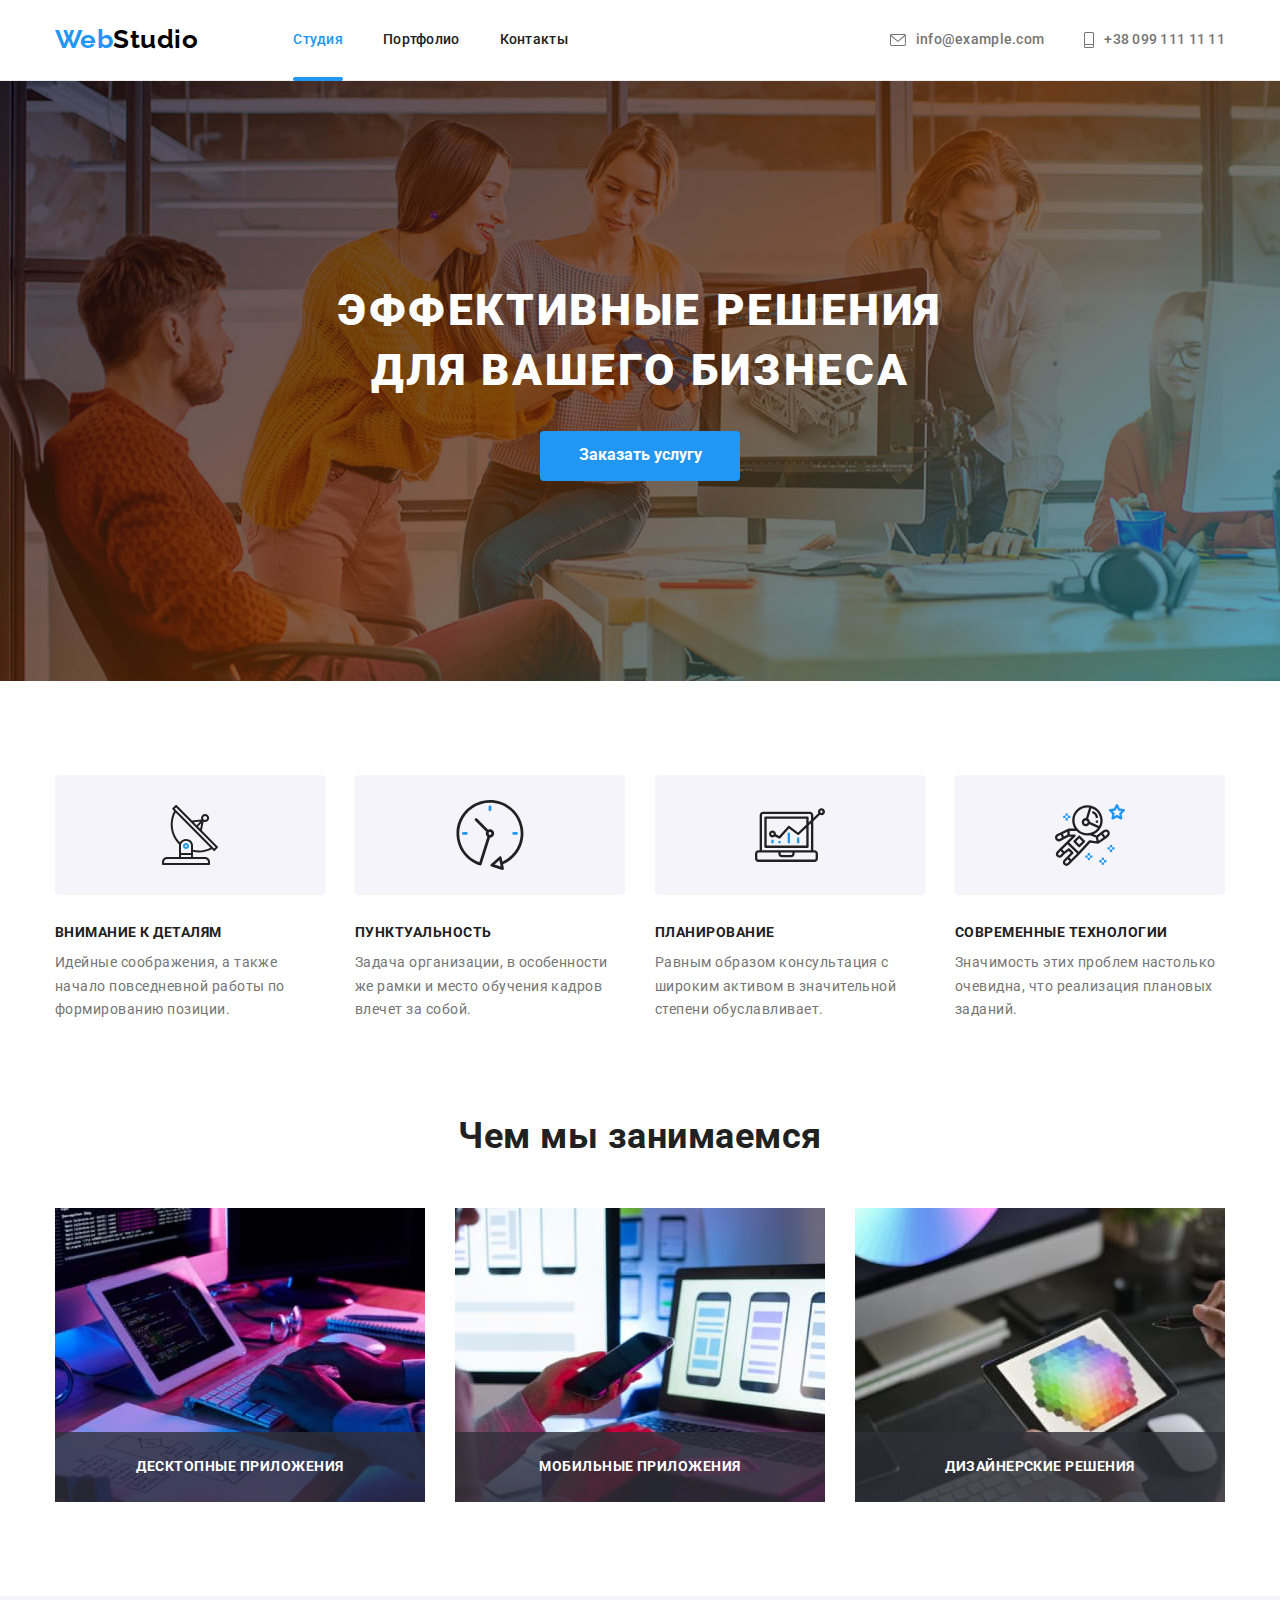
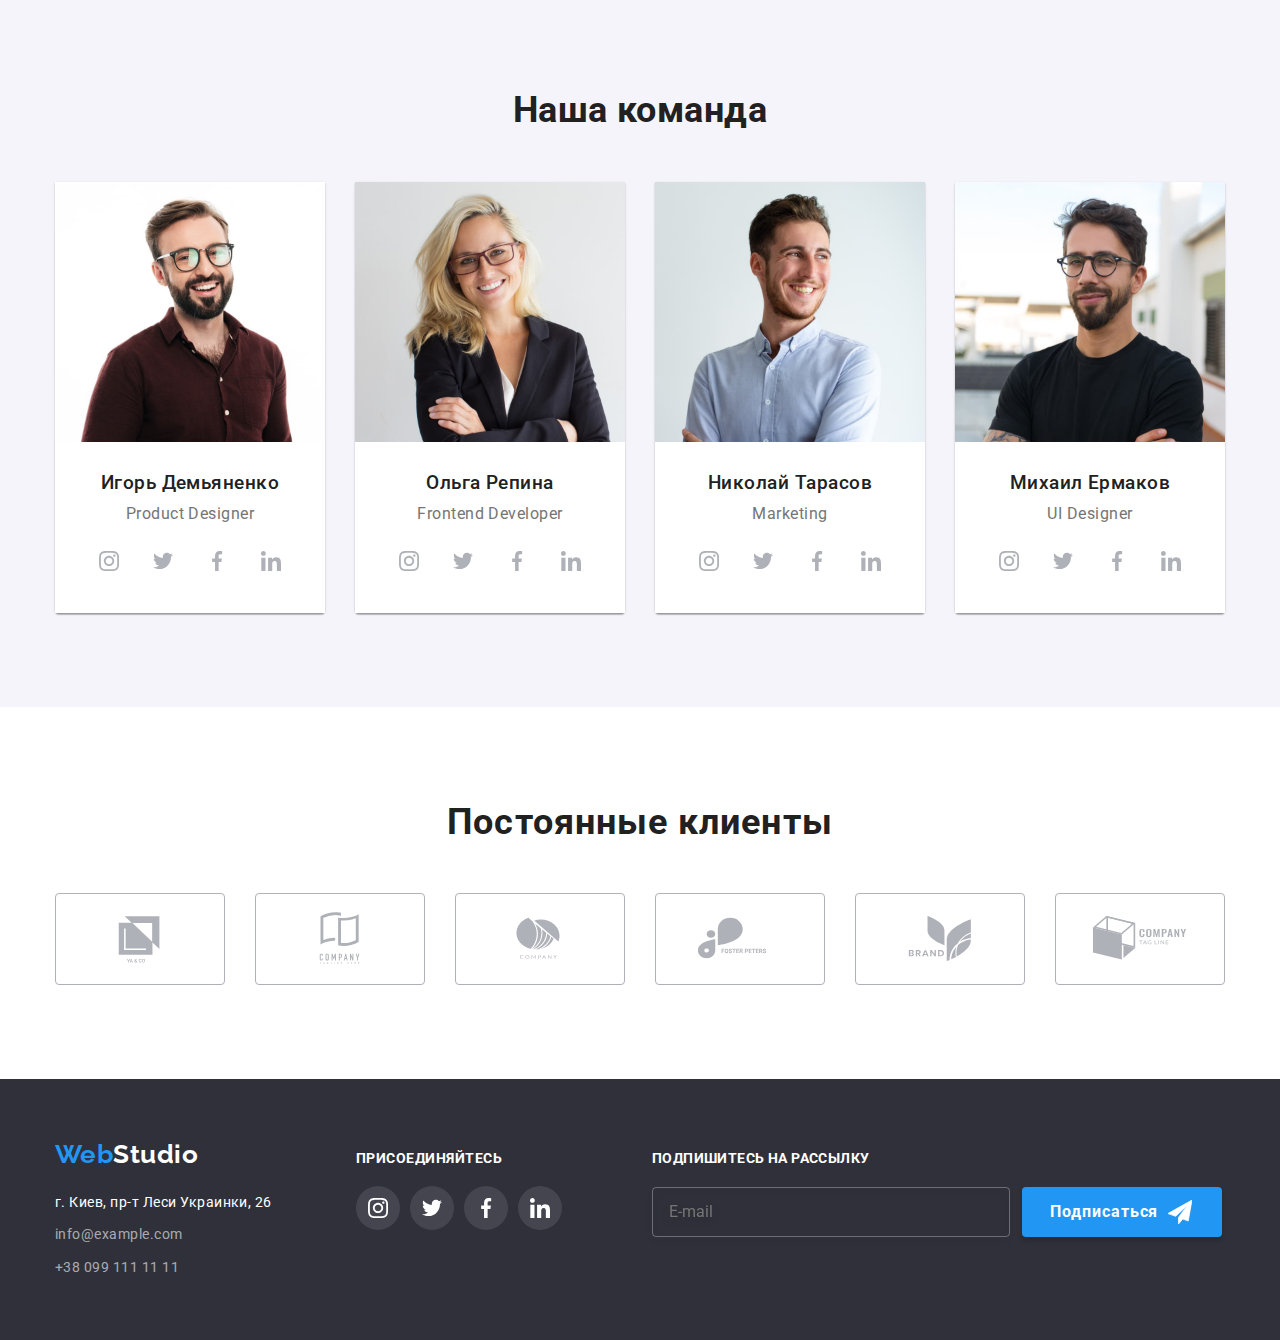
<file: index.html>
<!DOCTYPE html>
<html lang="ru">
  <head>
    <meta charset="UTF-8" />
    <meta http-equiv="X-UA-Compatible" content="IE=edge" />
    <meta name="viewport" content="width=device-width, initial-scale=1.0" />
    <title>Document</title>
    <link rel="preconnect" href="https://fonts.googleapis.com" />
    <link rel="preconnect" href="https://fonts.gstatic.com" crossorigin />
    <link
      href="https://fonts.googleapis.com/css2?family=Raleway:wght@700&family=Roboto:wght@400;500;700&display=swap"
      rel="stylesheet"
    />
    <link rel="stylesheet" href="https://cdnjs.cloudflare.com/ajax/libs/modern-normalize/1.1.0/modern-normalize.css" />
    <link rel="stylesheet" href="./styles/style.css" />
  </head>
  <body>
    <header class="header">
      <div class="container header-container">
        <a href="./index.html" class="header-logo link">Web<span class="style-logo">Studio</span></a>
        <nav>
          <ul class="header-list list">
            <li class="header-item"><a href="#" class="header-link link current">Студия</a></li>
            <li class="header-item"><a href="./portfolio.html" class="header-link link">Портфолио</a></li>
            <li class="header-item"><a href="#" class="header-link link">Контакты</a></li>
          </ul>
        </nav>

        <ul class="header-contakts-list list">
          <li class="header-contakts-item">
            <a href="mailto:info@example.com" class="header-contakts-link link">
              <svg class="header-envelop" width="16" height="12">
                <use href="./images/symbol-defs.svg#icon-envelope"></use>
              </svg>
              info@example.com
            </a>
          </li>
          <li class="header-contakts-item">
            <a href="#" class="header-contakts-link link">
              <svg class="header-envelop" width="10" height="16">
                <use href="./images/symbol-defs.svg#icon-Vectorphone"></use>
              </svg>
              +38 099 111 11 11
            </a>
          </li>
        </ul>
      </div>
    </header>
    <main>
      <section class="main-title-box">
        <div class="container">
          <h1 class="home-page-title">Эффективные решения для вашего бизнеса</h1>
          <button type="button" class="btn" data-modal-open>Заказать услугу</button>
        </div>
      </section>
      <section class="main-section-text">
        <div class="container">
          <h2 class="visually-hidden">наши преимущества</h2>
          <ul class="list list-position">
            <li class="item-position">
              <div class="main-icon">
                <svg class="item-position-img" width="60" height="60">
                  <use href="./images/symbol-defs.svg#icon-antenna-1"></use>
                </svg>
              </div>
              <h3 class="main-heading">Внимание к деталям</h3>
              <p class="main-paragraph">
                Идейные соображения, а также начало повседневной работы по формированию позиции.
              </p>
            </li>
            <li class="item-position">
              <div class="main-icon">
                <svg class="item-position-img" width="70" height="70">
                  <use href="./images/symbol-defs.svg#icon-clock-1"></use>
                </svg>
              </div>
              <h3 class="main-heading">Пунктуальность</h3>
              <p class="main-paragraph">
                Задача организации, в особенности же рамки и место обучения кадров влечет за собой.
              </p>
            </li>
            <li class="item-position">
              <div class="main-icon">
                <svg class="item-position-img" width="70" height="70">
                  <use href="./images/symbol-defs.svg#icon-diagram-1"></use>
                </svg>
              </div>
              <h3 class="main-heading">Планирование</h3>
              <p class="main-paragraph">
                Равным образом консультация с широким активом в значительной степени обуславливает.
              </p>
            </li>
            <li class="item-position">
              <div class="main-icon">
                <svg class="item-position-img" width="70" height="70">
                  <use href="./images/symbol-defs.svg#icon-astronaut-1"></use>
                </svg>
              </div>
              <h3 class="main-heading">Современные технологии</h3>
              <p class="main-paragraph">Значимость этих проблем настолько очевидна, что реализация плановых заданий.</p>
            </li>
          </ul>
        </div>
      </section>
      <section class="main-section-image">
        <div class="container">
          <h2 class="main-photo-heading">Чем мы занимаемся</h2>
          <ul class="list photo-container">
            <li class="item-photo-container">
              <img src="./images/plan.jpg" class="ttt" alt="план создания приложения" width="370" />
              <span class="main-description-image">Десктопные приложения</span>
            </li>
            <li class="item-photo-container">
              <img src="./images/test.jpg" alt="тестирование модели приложения на мобильном интерфейсе" width="370" />
              <p class="main-description-image">Мобильные приложения</p>
            </li>
            <li class="item-photo-container">
              <img src="./images/mosaik.jpg" alt="демонстрация приложения на различных устройствах" width="370" />
              <p class="main-description-image">Дизайнерские решения</p>
            </li>
          </ul>
        </div>
      </section>
      <section class="our-team">
        <div class="container">
          <h2 class="our-team-heading">Наша команда</h2>
          <ul class="list our-team-list">
            <li class="our-team-item">
              <img src="./images/Igor.jpg" alt="Фото продуктового дизайнера" width="270" />
              <div class="name-card">
                <h3 class="our-team-name">Игорь Демьяненко</h3>
                <p class="our-team-profession">Product Designer</p>
                <ul class="social-list list">
                  <li class="social-item">
                    <a href="#" class="social-link link">
                      <svg class="social-icon">
                        <use href="./images/symbol-defs.svg#icon-instagram-1"></use>
                      </svg>
                    </a>
                  </li>
                  <li class="social-item">
                    <a href="#" class="social-link link">
                      <svg class="social-icon">
                        <use href="./images/symbol-defs.svg#icon-twitter-1"></use>
                      </svg>
                    </a>
                  </li>
                  <li class="social-item">
                    <a href="#" class="social-link link">
                      <svg class="social-icon">
                        <use href="./images/symbol-defs.svg#icon-facebook-1"></use>
                      </svg>
                    </a>
                  </li>
                  <li class="social-item">
                    <a href="#" class="social-link link">
                      <svg class="social-icon">
                        <use href="./images/symbol-defs.svg#icon-linkedin-1"></use>
                      </svg>
                    </a>
                  </li>
                </ul>
              </div>
            </li>
            <li class="our-team-item">
              <img src="./images/Olia.jpg" alt="Фото фронт-енд разработчика" width="270" />
              <div class="name-card">
                <h3 class="our-team-name">Ольга Репина</h3>
                <p class="our-team-profession">Frontend Developer</p>
                <ul class="social-list list">
                  <li class="social-item">
                    <a href="#" class="social-link link">
                      <svg class="social-icon">
                        <use href="./images/symbol-defs.svg#icon-instagram-1"></use>
                      </svg>
                    </a>
                  </li>
                  <li class="social-item">
                    <a href="#" class="social-link link">
                      <svg class="social-icon">
                        <use href="./images/symbol-defs.svg#icon-twitter-1"></use>
                      </svg>
                    </a>
                  </li>
                  <li class="social-item">
                    <a href="#" class="social-link link">
                      <svg class="social-icon">
                        <use href="./images/symbol-defs.svg#icon-facebook-1"></use>
                      </svg>
                    </a>
                  </li>
                  <li class="social-item">
                    <a href="#" class="social-link link">
                      <svg class="social-icon">
                        <use href="./images/symbol-defs.svg#icon-linkedin-1"></use>
                      </svg>
                    </a>
                  </li>
                </ul>
              </div>
            </li>
            <li class="our-team-item">
              <img src="./images/Kolia.jpg" alt="Фото маркетолога" width="270" />
              <div class="name-card">
                <h3 class="our-team-name">Николай Тарасов</h3>
                <p class="our-team-profession">Marketing</p>
                <ul class="social-list list">
                  <li class="social-item">
                    <a href="#" class="social-link link">
                      <svg class="social-icon">
                        <use href="./images/symbol-defs.svg#icon-instagram-1"></use>
                      </svg>
                    </a>
                  </li>
                  <li class="social-item">
                    <a href="#" class="social-link link">
                      <svg class="social-icon">
                        <use href="./images/symbol-defs.svg#icon-twitter-1"></use>
                      </svg>
                    </a>
                  </li>
                  <li class="social-item">
                    <a href="#" class="social-link link">
                      <svg class="social-icon">
                        <use href="./images/symbol-defs.svg#icon-facebook-1"></use>
                      </svg>
                    </a>
                  </li>
                  <li class="social-item">
                    <a href="#" class="social-link link">
                      <svg class="social-icon">
                        <use href="./images/symbol-defs.svg#icon-linkedin-1"></use>
                      </svg>
                    </a>
                  </li>
                </ul>
              </div>
            </li>
            <li class="our-team-item">
              <img src="./images/Misha.jpg" alt="Фото дизайнера UI" width="270" />
              <div class="name-card">
                <h3 class="our-team-name">Михаил Ермаков</h3>
                <p class="our-team-profession">UI Designer</p>
                <ul class="social-list list">
                  <li class="social-item">
                    <a href="#" class="social-link link">
                      <svg class="social-icon">
                        <use href="./images/symbol-defs.svg#icon-instagram-1"></use>
                      </svg>
                    </a>
                  </li>
                  <li class="social-item">
                    <a href="#" class="social-link link">
                      <svg class="social-icon">
                        <use href="./images/symbol-defs.svg#icon-twitter-1"></use>
                      </svg>
                    </a>
                  </li>
                  <li class="social-item">
                    <a href="#" class="social-link link">
                      <svg class="social-icon">
                        <use href="./images/symbol-defs.svg#icon-facebook-1"></use>
                      </svg>
                    </a>
                  </li>
                  <li class="social-item">
                    <a href="#" class="social-link link">
                      <svg class="social-icon">
                        <use href="./images/symbol-defs.svg#icon-linkedin-1"></use>
                      </svg>
                    </a>
                  </li>
                </ul>
              </div>
            </li>
          </ul>
        </div>
      </section>
      <section class="main-clients">
        <div class="container">
          <h2 class="clients-head">Постоянные клиенты</h2>
          <ul class="clients-list list">
            <li class="clients-item">
              <a href="#" class="clients-link"
                ><svg class="clients-icon">
                  <use href="./images/symbol-defs.svg#icon-Logo1"></use>
                </svg>
              </a>
            </li>
            <li class="clients-item">
              <a href="#" class="clients-link"
                ><svg class="clients-icon">
                  <use href="./images/symbol-defs.svg#icon-Logo2"></use>
                </svg>
              </a>
            </li>
            <li class="clients-item">
              <a href="#" class="clients-link"
                ><svg class="clients-icon">
                  <use href="./images/symbol-defs.svg#icon-Logo3"></use>
                </svg>
              </a>
            </li>
            <li class="clients-item">
              <a href="#" class="clients-link"
                ><svg class="clients-icon">
                  <use href="./images/symbol-defs.svg#icon-Logo4"></use>
                </svg>
              </a>
            </li>
            <li class="clients-item">
              <a href="#" class="clients-link"
                ><svg class="clients-icon">
                  <use href="./images/symbol-defs.svg#icon-Logo5"></use>
                </svg>
              </a>
            </li>
            <li class="clients-item">
              <a href="#" class="clients-link"
                ><svg class="clients-icon">
                  <use href="./images/symbol-defs.svg#icon-Logo6"></use>
                </svg>
              </a>
            </li>
          </ul>
        </div>
      </section>
    </main>
    <footer class="footer">
      <div class="container footer-container">
        <div class="vrap">
          <a href="./index.html" class="footer-logo link">Web<span class="style-logo-footer">Studio</span></a>
          <address class="footer-adress-hero">
            <p class="footer-address">г. Киев, пр-т Леси Украинки, 26</p>
            <ul class="list footer-list">
              <li class="item-contakts-link">
                <a href="mailto:info@example.com" class="footer-contakts-link link">info@example.com</a>
              </li>
              <li class="item-contakts-link">
                <a href="#" class="footer-contakts-link link">+38 099 111 11 11</a>
              </li>
            </ul>
          </address>
        </div>
        <div class="footer-social">
          <p class="footer-social-heading">присоединяйтесь</p>
          <ul class="footer-social-list list">
            <li class="footer-social-item">
              <a href="#" class="footer-social-link">
                <svg class="footer-social-icon">
                  <use href="./images/symbol-defs.svg#icon-instagram-1"></use>
                </svg>
              </a>
            </li>
            <li class="footer-social-item">
              <a href="#" class="footer-social-link">
                <svg class="footer-social-icon">
                  <use href="./images/symbol-defs.svg#icon-twitter-1"></use>
                </svg>
              </a>
            </li>
            <li class="footer-social-item">
              <a href="#" class="footer-social-link">
                <svg class="footer-social-icon">
                  <use href="./images/symbol-defs.svg#icon-facebook-1"></use>
                </svg>
              </a>
            </li>
            <li class="footer-social-item">
              <a href="#" class="footer-social-link">
                <svg class="footer-social-icon">
                  <use href="./images/symbol-defs.svg#icon-linkedin-1"></use>
                </svg>
              </a>
            </li>
          </ul>
        </div>
        <div class="footer-mail-box">
          <p class="mail-box-heading">Подпишитесь на рассылку</p>
          <form class="form-online">
            <input class="online-input" type="email" name="user-mail" id="user-mail" placeholder="E-mail" />
            <button type="submit" class="hero-button online-btn">
              Подписаться
              <svg class="online-btn-icon" width="24" height="24">
                <use href="./images/symbol-defs.svg#icon-send"></use>
              </svg>
            </button>
          </form>
        </div>
      </div>
    </footer>
    <div class="modal-bg is-hidden" data-modal>
      <div class="modal-window">
        <button type="button" class="clouse-icon" data-modal-close>
          <svg class="close" width="18" height="18">
            <use href="./images/symbol-defs.svg#icon-close-black"></use>
          </svg>
        </button>
        <form class="modal-form">
          <p class="modal-form-heading">Оставьте свои данные, мы вам перезвоним</p>

          <label class="modal-form-section">
            <span class="name">Имя</span>
            <span class="input-wrap">
              <input class="formput" type="text" name="name" />
              <svg class="input-img" width="12" height="12">
                <use href="./images/symbol-defs.svg#icon-name-vector"></use>
              </svg>
            </span>
          </label>

          <label class="modal-form-section">
            <span class="name">Телефон</span>
            <span class="input-wrap">
              <input class="formput" type="tel" name="phone" />
              <svg class="input-img" width="13" height="13">
                <use href="./images/symbol-defs.svg#icon-phone-vector"></use>
              </svg>
            </span>
          </label>

          <label class="modal-form-section">
            <span class="name">Почта</span>
            <span class="input-wrap">
              <input class="formput" type="email" name="email" />
              <svg class="input-img" width="15" height="12">
                <use href="./images/symbol-defs.svg#icon-mail-vector"></use>
              </svg>
            </span>
          </label>

          <label class="modal-form-section textarea-label">
            <span class="name">Комментарий</span>
            <textarea name="feedback" class="formput holder-text-style" rows="5" placeholder="Введите текст"></textarea>
          </label>
          <label for="checkbox" class="form-checkbox-label">
            <input type="checkbox" name="checkbox" id="checkbox" class="form-checkbox visually-hidden" />
            <span class="checkbox">
              <svg width="16" height="16">
                <use href="./images/symbol-defs.svg#icon-Vector" class=""></use>
              </svg>
            </span>
            Соглашаюсь с рассылкой и принимаю <a href="" class="form-link">Условия договора</a>
          </label>

          <button class="btn form-btn" type="submit">Отправить</button>
        </form>
      </div>
    </div>
    <script src="./js/modal.js"></script>
  </body>
</html>
</file>
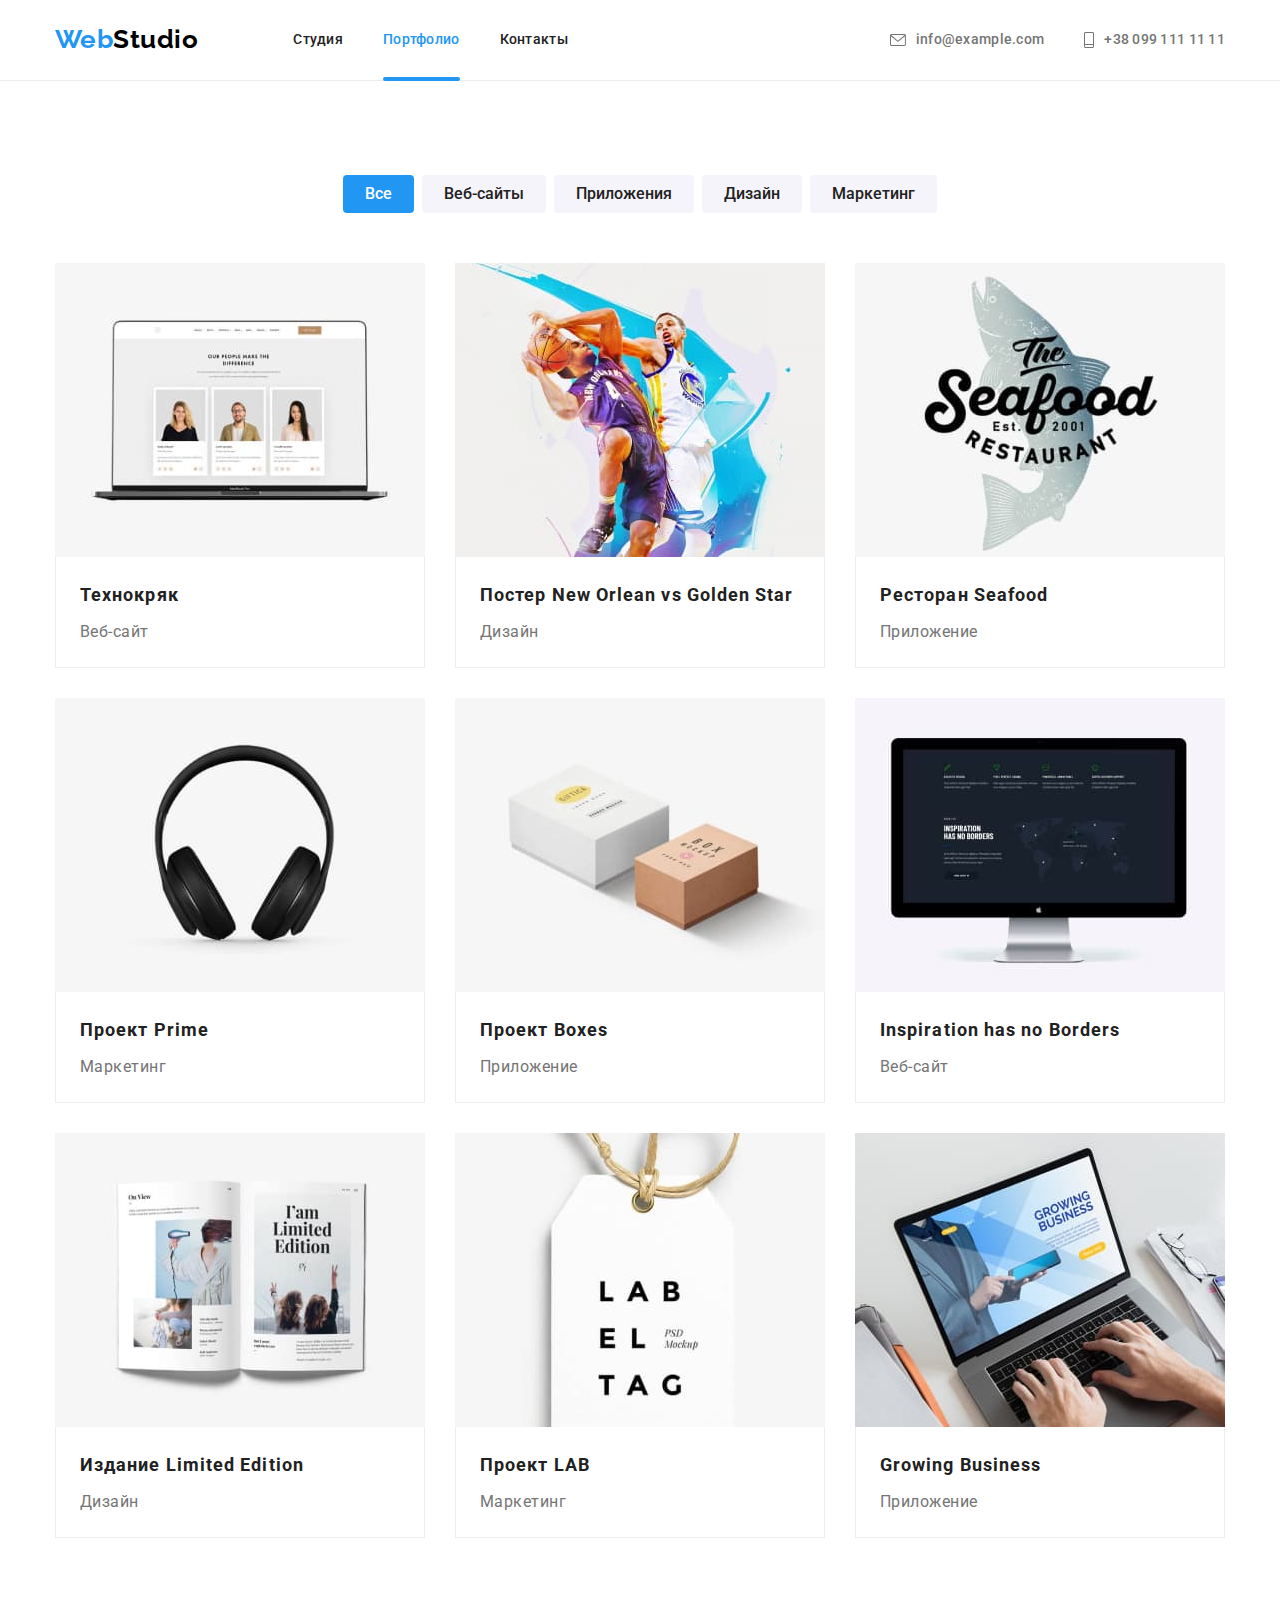
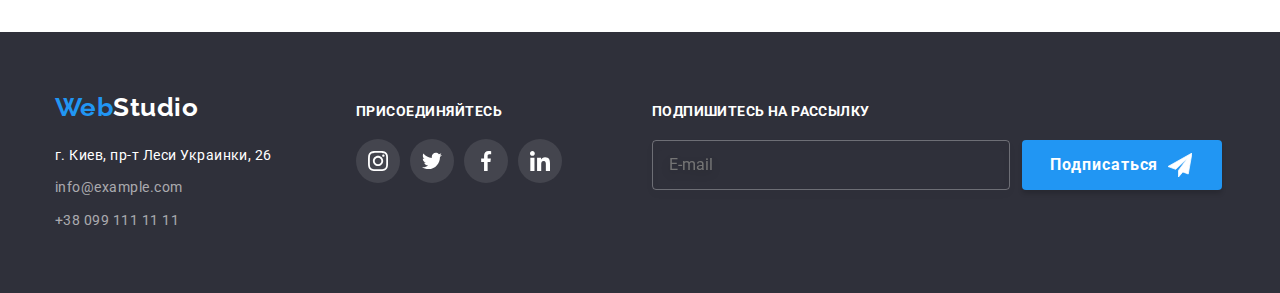
<file: portfolio.html>
<!DOCTYPE html>
<html lang="ru">
  <head>
    <meta charset="UTF-8" />
    <meta http-equiv="X-UA-Compatible" content="IE=edge" />
    <meta name="viewport" content="width=device-width, initial-scale=1.0" />
    <title>Document</title>
    <link rel="preconnect" href="https://fonts.googleapis.com" />
    <link rel="preconnect" href="https://fonts.gstatic.com" crossorigin />
    <link
      href="https://fonts.googleapis.com/css2?family=Raleway:wght@700&family=Roboto:wght@400;500;700&display=swap"
      rel="stylesheet"
    />
    <link rel="stylesheet" href="https://cdnjs.cloudflare.com/ajax/libs/modern-normalize/1.1.0/modern-normalize.css" />

    <link rel="stylesheet" href="./styles/style.css" />
  </head>

  <body>
    <header class="header">
      <div class="container header-container">
        <a href="./index.html" class="header-logo link">Web<span class="style-logo">Studio</span></a>
        <nav>
          <ul class="header-list list">
            <li class="header-item"><a href="./index.html" class="header-link link">Студия</a></li>
            <li class="header-item"><a href="#" class="header-link link current">Портфолио</a></li>
            <li class="header-item"><a href="#" class="header-link link">Контакты</a></li>
          </ul>
        </nav>
        <ul class="header-contakts-list list">
          <li class="header-contakts-item">
            <a href="mailto:info@example.com" class="header-contakts-link link">
              <svg class="header-envelop" width="16" height="12">
                <use href="./images/symbol-defs.svg#icon-envelope"></use>
              </svg>
              info@example.com
            </a>
          </li>
          <li class="header-contakts-item">
            <a href="#" class="header-contakts-link link">
              <svg class="header-envelop" width="10" height="16">
                <use href="./images/symbol-defs.svg#icon-Vectorphone"></use>
              </svg>
              +38 099 111 11 11
            </a>
          </li>
        </ul>
      </div>
    </header>
    <main>
      <section class="section">
        <div class="container">
          <h1 class="visually-hidden">Портфолио</h1>
          <ul class="list button-container">
            <li class="list-item-container"><button type="button" class="filter btn-active">Все</button></li>
            <li class="list-item-container"><button type="button" class="filter">Веб-сайты</button></li>
            <li class="list-item-container"><button type="button" class="filter">Приложения</button></li>
            <li class="list-item-container"><button type="button" class="filter">Дизайн</button></li>
            <li class="list-item-container"><button type="button" class="filter">Маркетинг</button></li>
          </ul>

          <ul class="list hero-container">
            <li class="hero-container-item">
              <a href="#" class="hero-container-link link">
                <div class="hero-container-wrapper">
                  <img src="./images/laptop.jpg" alt="нэтбук с открытой страницей сайта" width="370" height="294" />
                  <p class="description">
                    Lorem ipsum dolor sit amet consectetur adipisicing elit. Pariatur velit amet praesentium placeat
                    tempore voluptatibus repellat rem fugit explicabo ipsa et corrupti, magnam, veniam dicta culpa quis
                    harum est iusto.
                  </p>
                </div>
                <div class="card-box">
                  <h2 class="card-title">Технокряк</h2>
                  <p class="card-paragraph">Веб-сайт</p>
                </div>
              </a>
            </li>
            <li class="hero-container-item">
              <a href="#" class="hero-container-link link">
                <div class="hero-container-wrapper">
                  <img src="./images/basketball.jpg" alt="два баскетболиста прыгают за мячем" width="370" />
                  <p class="description">
                    Lorem ipsum dolor sit amet consectetur adipisicing elit. Pariatur velit amet praesentium placeat
                    tempore voluptatibus repellat rem fugit explicabo ipsa et corrupti, magnam, veniam dicta culpa quis
                    harum est iusto.
                  </p>
                </div>
                <div class="card-box">
                  <h2 class="card-title">Постер New Orlean vs Golden Star</h2>
                  <p class="card-paragraph">Дизайн</p>
                </div>
              </a>
            </li>
            <li class="hero-container-item">
              <a href="#" class="hero-container-link link">
                <div class="hero-container-wrapper">
                  <img src="./images/logoseafood.jpg" alt="логотип ресторана морской еды" width="370" />
                  <p class="description">
                    Lorem ipsum dolor sit amet consectetur adipisicing elit. Pariatur velit amet praesentium placeat
                    tempore voluptatibus repellat rem fugit explicabo ipsa et corrupti, magnam, veniam dicta culpa quis
                    harum est iusto.
                  </p>
                </div>
                <div class="card-box">
                  <h2 class="card-title">Ресторан Seafood</h2>
                  <p class="card-paragraph">Приложение</p>
                </div>
              </a>
            </li>
            <li class="hero-container-item">
              <a href="#" class="hero-container-link link">
                <div class="hero-container-wrapper">
                  <img src="./images/headphones.jpg" alt="наушники" width="370" />
                  <p class="description">
                    Lorem ipsum dolor sit amet consectetur adipisicing elit. Pariatur velit amet praesentium placeat
                    tempore voluptatibus repellat rem fugit explicabo ipsa et corrupti, magnam, veniam dicta culpa quis
                    harum est iusto.
                  </p>
                </div>
                <div class="card-box">
                  <h2 class="card-title">Проект Prime</h2>
                  <p class="card-paragraph">Маркетинг</p>
                </div>
              </a>
            </li>
            <li class="hero-container-item">
              <a href="#" class="hero-container-link link">
                <div class="hero-container-wrapper">
                  <img src="./images/2boxes.jpg" alt="2 коробки разного цвета" width="370" />
                  <p class="description">
                    Lorem ipsum dolor sit amet consectetur adipisicing elit. Pariatur velit amet praesentium placeat
                    tempore voluptatibus repellat rem fugit explicabo ipsa et corrupti, magnam, veniam dicta culpa quis
                    harum est iusto.
                  </p>
                </div>
                <div class="card-box">
                  <h2 class="card-title">Проект Boxes</h2>
                  <p class="card-paragraph">Приложение</p>
                </div>
              </a>
            </li>
            <li class="hero-container-item">
              <a href="#" class="hero-container-link link">
                <div class="hero-container-wrapper">
                  <img src="./images/imak.jpg" alt="компьютер фирмы Эппл" width="370" />
                  <p class="description">
                    Lorem ipsum dolor sit amet consectetur adipisicing elit. Pariatur velit amet praesentium placeat
                    tempore voluptatibus repellat rem fugit explicabo ipsa et corrupti, magnam, veniam dicta culpa quis
                    harum est iusto.
                  </p>
                </div>
                <div class="card-box">
                  <h2 class="card-title">Inspiration has no Borders</h2>
                  <p class="card-paragraph">Веб-сайт</p>
                </div>
              </a>
            </li>
            <li class="hero-container-item">
              <a href="#" class="hero-container-link link">
                <div class="hero-container-wrapper">
                  <img src="./images/book.jpg" alt="книга в открытом виде" width="370" />
                  <p class="description">
                    Lorem ipsum dolor sit amet consectetur adipisicing elit. Pariatur velit amet praesentium placeat
                    tempore voluptatibus repellat rem fugit explicabo ipsa et corrupti, magnam, veniam dicta culpa quis
                    harum est iusto.
                  </p>
                </div>
                <div class="card-box">
                  <h2 class="card-title">Издание Limited Edition</h2>
                  <p class="card-paragraph">Дизайн</p>
                </div>
              </a>
            </li>
            <li class="hero-container-item">
              <a href="#" class="hero-container-link link">
                <div class="hero-container-wrapper">
                  <img src="./images/beig.jpg" alt="табличка с надписью лейбл тег " width="370" />
                  <p class="description">
                    Lorem ipsum dolor sit amet consectetur adipisicing elit. Pariatur velit amet praesentium placeat
                    tempore voluptatibus repellat rem fugit explicabo ipsa et corrupti, magnam, veniam dicta culpa quis
                    harum est iusto.
                  </p>
                </div>
                <div class="card-box">
                  <h2 class="card-title">Проект LAB</h2>
                  <p class="card-paragraph">Маркетинг</p>
                </div>
              </a>
            </li>
            <li class="hero-container-item">
              <a href="#" class="hero-container-link link">
                <div class="hero-container-wrapper">
                  <img src="./images/notebook.jpg" alt="две руки на клавиатуре ноутбука" width="370" />
                  <p class="description">
                    Lorem ipsum dolor sit amet consectetur adipisicing elit. Pariatur velit amet praesentium placeat
                    tempore voluptatibus repellat rem fugit explicabo ipsa et corrupti, magnam, veniam dicta culpa quis
                    harum est iusto.
                  </p>
                </div>
                <div class="card-box">
                  <h2 class="card-title">Growing Business</h2>
                  <p class="card-paragraph">Приложение</p>
                </div>
              </a>
            </li>
          </ul>
        </div>
      </section>
    </main>

    <footer class="footer">
      <div class="container footer-container">
        <div class="vrap">
          <a href="./index.html" class="footer-logo link">Web<span class="style-logo-footer">Studio</span></a>
          <address class="footer-adress-hero">
            <p class="footer-address">г. Киев, пр-т Леси Украинки, 26</p>
            <ul class="list footer-list">
              <li class="item-contakts-link">
                <a href="mailto:info@example.com" class="footer-contakts-link link">info@example.com</a>
              </li>
              <li class="item-contakts-link">
                <a href="#" class="footer-contakts-link link">+38 099 111 11 11</a>
              </li>
            </ul>
          </address>
        </div>
        <div class="footer-social">
          <p class="footer-social-heading">присоединяйтесь</p>
          <ul class="footer-social-list list">
            <li class="footer-social-item">
              <a href="#" class="footer-social-link">
                <svg class="footer-social-icon">
                  <use href="./images/symbol-defs.svg#icon-instagram-1"></use>
                </svg>
              </a>
            </li>
            <li class="footer-social-item">
              <a href="#" class="footer-social-link">
                <svg class="footer-social-icon">
                  <use href="./images/symbol-defs.svg#icon-twitter-1"></use>
                </svg>
              </a>
            </li>
            <li class="footer-social-item">
              <a href="#" class="footer-social-link">
                <svg class="footer-social-icon">
                  <use href="./images/symbol-defs.svg#icon-facebook-1"></use>
                </svg>
              </a>
            </li>
            <li class="footer-social-item">
              <a href="#" class="footer-social-link">
                <svg class="footer-social-icon">
                  <use href="./images/symbol-defs.svg#icon-linkedin-1"></use>
                </svg>
              </a>
            </li>
          </ul>
        </div>
        <div class="footer-mail-box">
          <p class="mail-box-heading">Подпишитесь на рассылку</p>
          <form class="form-online">
            <input class="online-input" type="email" name="user-mail" id="user-mail" placeholder="E-mail" />
            <button type="submit" class="hero-button online-btn">
              Подписаться
              <svg class="online-btn-icon" width="24" height="24">
                <use href="./images/symbol-defs.svg#icon-send"></use>
              </svg>
            </button>
          </form>
        </div>
      </div>
    </footer>
  </body>
</html>
</file>
<file: styles/style.css>
:root {
  --primary-title-color: #212121;
  --primary-text-color: #757575;
  --header-link-color: #2196f3;
  --logo-text-color: #000000;
  --bg-our-team: #f5f4fa;
  --white-color-text: #ffffff;
  --title-box-color: #2f303a;
  --shadow-color: #eeeeee;
  --header-border: #ececec;
  --social-icon: #afb1b8;
  --our-clients: #212121;
}

p,
h1,
h2,
h3,
h4,
h5,
h6 {
  margin: 0;
}

ul {
  margin: 0;
  padding-left: 0;
}

img {
  display: block;
  max-width: 100%;
  height: auto;
}

body {
  font-family: 'Roboto', sans-serif;

  letter-spacing: 0.03em;
  color: var(--primary-text-color);
  background-color: var(--white-color-text);
}

.link {
  text-decoration: none;
}

.container {
  width: 1200px;
  margin: 0 auto;
  padding-left: 15px;
  padding-right: 15px;
}

.list {
  text-decoration: none;
  list-style-type: none;
}

.header {
  border-bottom: 1px solid var(--header-border);
}

.header-container {
  display: flex;
  align-items: center;
}

.header-list {
  display: flex;
  align-items: center;
}

.header-contakts-list {
  display: flex;
  margin-left: auto;
}

.header-logo {
  font-family: Raleway;
  font-style: normal;
  font-weight: bold;
  font-size: 26px;
  line-height: 1.19;
  margin-right: 95px;
  padding-top: 24px;
  padding-bottom: 25px;
  color: var(--header-link-color);
}

.style-logo {
  color: var(--logo-text-color);
}

.header-item:not(:last-child) {
  margin-right: 40px;
}

.header-link {
  display: block;
  position: relative;
  padding: 32px 0;
  font-weight: 500;
  font-size: 14px;
  line-height: 1.14;
  letter-spacing: 0.02em;
  color: var(--primary-title-color);
  transition-property: color;
  transition-duration: 250ms;
  transition-timing-function: cubic-bezier(0.4, 0, 0.2, 1);
}
.hero-container-link.header-link:hover,
.header-contakts-link:hover,
.header-contakts-link:focus,
.header-link:focus,
.footer-contakts-link:hover,
.footer-contakts-link:focus {
  color: var(--header-link-color);
}
.visually-hidden {
  position: absolute;
  width: 1px;
  height: 1px;
  margin: -1px;
  border: 0;
  padding: 0;
  clip: rect(0 0 0 0);
  overflow: hidden;
}

.header-contakts-item:not(:last-child) {
  margin-right: 40px;
}
.header-contakts-item {
  display: flex;
  align-items: center;
  position: relative;
}

.header-contakts-link {
  display: flex;
  align-items: center;
  padding: 32px 0;
  font-weight: 500;
  font-size: 14px;
  line-height: 1.14;
  letter-spacing: 0.02em;
  color: var(--primary-text-color);
  transition-property: color;
  transition-duration: 250ms;
  transition-timing-function: cubic-bezier(0.4, 0, 0.2, 1);
}

.main-title-box {
  max-width: 1600px;
  text-align: center;
  margin: 0 auto;
  background: linear-gradient(
      145deg,
      rgba(2, 0, 36, 0.4) 0%,
      rgba(121, 56, 9, 0.5749650201877626) 50%,
      rgba(0, 212, 255, 0.4) 100%
    ),
    url(../images/bg.jpg);
}
.home-page-title {
  width: 55%;
  margin: 0 auto;
  font-weight: 900;
  font-size: 44px;
  line-height: 1.36;
  text-align: center;
  letter-spacing: 0.06em;
  text-transform: uppercase;
  color: var(--white-color-text);
}

.btn {
  margin-top: 30px;
  width: 200px;
  height: 50px;
  font-family: inherit;
  font-weight: 700;
  border-radius: 4px;
  color: var(--white-color-text);
  background-color: var(--header-link-color);
  border: none;
  cursor: pointer;
}
.btn:hover,
.btn:focus {
  box-shadow: 0px 4px 4px rgba(0, 0, 0, 0.15);
}

.main-heading {
  margin-bottom: 10px;
  font-weight: bold;
  font-size: 14px;
  line-height: 1.14;
  text-transform: uppercase;
  color: var(--primary-title-color);
}

.main-paragraph {
  font-style: normal;
  font-weight: normal;
  font-size: 14px;
  line-height: 1.71;
}

.main-section-image {
  padding-bottom: 94px;
}
.our-team {
  background-color: var(--bg-our-team);
  padding-bottom: 94px;
  padding-top: 94px;
  transition: box-shadow 250ms cubic-bezier(0.4, 0, 0.2, 1);
}
.our-team:hover {
  box-shadow: 0px 4px 4px rgba(0, 0, 0, 0.25);
}
.main-photo-heading {
  font-weight: bold;
  font-size: 36px;
  line-height: 1.16;
  text-align: center;
  margin-bottom: 50px;
  color: var(--primary-title-color);
}

.our-team-heading {
  margin-bottom: 50px;
  text-align: center;
  font-size: 36px;
  font-weight: 700;
  color: var(--primary-title-color);
}
.name-card {
  padding: 30px 32px;

  background-color: var(--white-color-text);
}
.our-team-name {
  margin-bottom: 10px;
  font-weight: 500;
  line-height: 1.19;
  text-align: center;
  color: var(--primary-title-color);
}

.our-team-profession {
  font-style: normal;
  font-weight: normal;
  line-height: 1.19;
  text-align: center;
  margin-bottom: 16px;
}

.footer {
  background-color: var(--title-box-color);
}

.footer-logo {
  display: inline-block;
  margin-bottom: 20px;
  font-family: Raleway;
  font-style: normal;
  font-weight: bold;
  font-size: 26px;
  line-height: 1.19;
  color: var(--header-link-color);
}
.style-logo-footer {
  font-weight: bold;
  font-size: 26px;
  line-height: 1.19;
  color: var(--white-color-text);
}
.footer-list {
  margin-top: 9px;
}

.footer-address {
  font-size: 14px;
  line-height: calc(24 / 14);
  color: var(--white-color-text);
}
.footer-adress-hero {
  font-style: inherit;
  padding-right: 14px;
}

.footer-contakts-link {
  font-size: 14px;
  line-height: 1.71;
  color: rgba(255, 255, 255, 0.6);
  transition-property: color;
  transition-duration: 250ms;
  transition-timing-function: cubic-bezier(0.4, 0, 0.2, 1);
}

/* позиционирование индекс.хтмл */
.main-title-box {
  padding: 200px 0;
}

.main-section-text {
  padding-top: 94px;
  padding-bottom: 94px;
}

.list-position {
  display: flex;
}

.list-position:not(:last-child) {
  margin-left: 15px;
}

.item-position {
  flex-basis: calc((100% - (3 * 30px)) / 4);
}

.item-position:not(:last-child) {
  margin-right: 30px;
}

.photo-container {
  display: flex;
  margin: -15px;
}

.item-photo-container {
  flex-basis: calc(100% / 3 - 30px);
  margin: 15px;
  position: relative;
}
.item-photo-container:not(:last-child) {
  margin-right: 15px;
}

.our-team-list {
  display: flex;
  margin: -15px;
}
.our-team-item {
  flex-basis: calc(100% / 4 - 30px);
  margin: 15px;
  box-shadow: 0px 1px 3px rgba(0, 0, 0, 0.12), 0px 1px 1px rgba(0, 0, 0, 0.14), 0px 2px 1px rgba(0, 0, 0, 0.2);
  border-radius: 0px 0px 4px 4px;
}
.our-team-item:not(:last-child) {
  margin-right: 15px;
}

/* разметка странички портфолио */

.section {
  padding-top: 94px;
  padding-bottom: 94px;
}

.filter {
  font-weight: 500;
  padding: 6px 22px;
  line-height: 1.62;
  text-align: center;
  border-radius: 4px;
  color: var(--primary-title-color);
  background: var(--bg-our-team);
  border: none;
  transition: background-color 250ms cubic-bezier(0.4, 0, 0.2, 1), color 250ms cubic-bezier(0.4, 0, 0.2, 1),
    box-shadow 250ms cubic-bezier(0.4, 0, 0.2, 1);
}

.filter:focus,
.filter:hover,
.btn-active {
  color: var(--white-color-text);
  background: var(--header-link-color);
}
.card-box {
  padding: 20px 24px;
  border: 1px solid var(--shadow-color);
  border-top: none;
}
.card-title {
  font-weight: bold;
  font-size: 18px;
  line-height: 2;
  letter-spacing: 0.06em;

  color: var(--primary-title-color);
}

.card-paragraph {
  line-height: 30px;
  margin-top: 4px;

  color: var(--primary-text-color);
}

.current {
  color: var(--header-link-color);
}

/*позицинирование кнопок*/

.button-container {
  display: flex;
  align-items: center;
  justify-content: center;
  margin-bottom: 50px;
}

.list-item-container :focus,
.list-item-container :hover {
  box-shadow: 0px 3px 1px rgba(0, 0, 0, 0.1), 0px 1px 2px rgba(0, 0, 0, 0.08), 0px 2px 2px rgba(0, 0, 0, 0.12);
}

.list-item-container:not(:last-child) {
  margin-right: 8px;
}

/*позицинирование карточек*/

.hero-container {
  display: flex;
  flex-wrap: wrap;
}
.hero-container-link {
  display: block;
  width: 100%;
  height: 100%;
}
.hero-container-link:hover,
.hero-container-link:focus {
  box-shadow: 0px 1px 1px rgba(0, 0, 0, 0.12), 0px 4px 4px rgba(0, 0, 0, 0.06), 1px 4px 6px rgba(0, 0, 0, 0.16);
}

.hero-container-item:not(:nth-last-child(-n + 3)) {
  margin-bottom: 30px;
}

.hero-container-item:not(:nth-child(3n + 3)) {
  margin-right: 30px;
}

/*позицинирование foter*/

.footer {
  display: block;
  padding-top: 60px;
  padding-bottom: 60px;
}
footer.header-logo {
  display: block;
  padding: 0;
  margin-right: 0;
  margin-bottom: 20px;
}

.item-contakts-link:first-child {
  margin-bottom: 9px;
}
/*add svg header*/

.header-envelop {
  margin-right: 10px;
  fill: var(--primary-text-color);
  transition: 250ms cubic-bezier(0.4, 0, 0.2, 1);
}
.header-contakts-link:focus .header-envelop,
.header-contakts-link:hover .header-envelop {
  color: var(--header-link-color);
  fill: var(--header-link-color);
}

.main-icon {
  width: 270px;
  height: 120px;
  margin-bottom: 30px;
  display: flex;
  justify-content: center;
  align-items: center;
  background: var(--bg-our-team);
  border-radius: 4px;
}

/*add social - link*/
.social-list {
  display: flex;
  justify-content: center;
}
.social-item {
  width: 44px;
  height: 44px;
  display: flex;
}
.social-item + .social-item {
  margin-left: 10px;
}

.social-link {
  width: 100%;
  height: 100%;
  display: flex;
  border-radius: 50%;
  justify-content: center;
  align-items: center;
  transition-property: background-color;
  transition-duration: 250ms;
  transition-timing-function: cubic-bezier(0.4, 0, 0.2, 1);
}
.social-link:focus,
.social-link:hover {
  background-color: var(--header-link-color);
}

.social-link:focus .social-icon,
.social-link:hover .social-icon {
  fill: var(--white-color-text);
}

.social-icon {
  width: 20px;
  height: 20px;
  fill: var(--social-icon);
  transition-property: fill;
  transition-duration: 250ms;
  transition-timing-function: cubic-bezier(0.4, 0, 0.2, 1);
}

/*add clients - link*/
.main-clients {
  padding-top: 94px;
  padding-bottom: 94px;
}
.clients-head {
  font-weight: 700;
  line-height: 1.17;
  text-align: center;
  font-size: 36px;
  margin-bottom: 50px;
  letter-spacing: 0.03em;
  color: var(--our-clients);
}
.clients-list {
  display: flex;
  justify-content: center;
}

.clients-item {
  width: 170px;
  height: 92px;
}
.clients-item + .clients-item {
  margin-left: 30px;
}
.clients-link {
  display: flex;
  justify-content: center;
  align-items: center;
  width: 100%;
  height: 100%;
  border: 1px solid var(--social-icon);
  box-sizing: border-box;
  border-radius: 4px;
  transition-property: border;
  transition-duration: 250ms;
  transition-timing-function: cubic-bezier(0.4, 0, 0.2, 1);
}
.clients-icon {
  width: 106px;
  height: 60px;
  fill: var(--social-icon);
  transition-property: fill;
  transition-duration: 250ms;
  transition-timing-function: cubic-bezier(0.4, 0, 0.2, 1);
}

.clients-link:hover,
.clients-link:focus {
  border-color: var(--header-link-color);
}
.clients-link:focus .clients-icon,
.clients-link:hover .clients-icon {
  fill: var(--header-link-color);
}
/*add footer social - link*/
.footer-container {
  display: flex;
  align-items: baseline;
}
footer-mail-box {
  width: 100%;
  margin-left: auto;
}
.footer-social-heading {
  font-weight: 700;
  line-height: 1.17;
  font-size: 14px;
  color: var(--white-color-text);
  margin-bottom: 20px;
  text-transform: uppercase;
}
.footer-social {
  margin-left: 70px;
  margin-right: 90px;
}
.footer-social-list {
  display: flex;
  justify-content: center;
}
.footer-social-item {
  width: 44px;
  height: 44px;
  display: flex;
}
.footer-social-item + .footer-social-item {
  margin-left: 10px;
}

.footer-social-link {
  width: 100%;
  height: 100%;
  display: flex;
  border-radius: 50%;
  background: rgba(255, 255, 255, 0.1);
  justify-content: center;
  align-items: center;
  transition-property: background-color;
  transition-duration: 250ms;
  transition-timing-function: cubic-bezier(0.4, 0, 0.2, 1);
}
.footer-social-icon {
  width: 20px;
  height: 20px;
  fill: var(--white-color-text);
}
.footer-social-link:focus,
.footer-social-link:hover {
  background-color: var(--header-link-color);
}
/*модального окна стили)*/
.modal-bg {
  position: fixed;
  width: 100vw;
  height: 100vh;
  top: 0;
  background-color: rgba(0, 0, 0, 0.2);
  transition-property: opacity, visibility;
  transition-duration: 500ms;
  transition-timing-function: cubic-bezier(0.4, 0, 0.2, 1);
}

.modal-window {
  position: absolute;
  top: 50%;
  left: 50%;
  padding: 40px;
  transform: translate(-50%, -50%);
  width: 528px;
  height: 581px;
  background: var(--white-color-text);
  box-shadow: 0px 1px 3px rgba(0, 0, 0, 0.12), 0px 1px 1px rgba(0, 0, 0, 0.14), 0px 2px 1px rgba(0, 0, 0, 0.2);
  border-radius: 4px;
}
.clouse-icon {
  position: absolute;
  right: 8px;
  top: 8px;
  width: 30px;
  height: 30px;
  border-radius: 50%;
  border: 1px solid rgba(0, 0, 0, 0.1);
  background: var(--white-color-text);
  display: flex;
  justify-content: center;
  align-items: center;
  transition-property: fill;
  transition-duration: 250ms;
  transition-timing-function: cubic-bezier(0.4, 0, 0.2, 1);
  cursor: pointer;
}

.close {
  display: flex;
  justify-content: center;
  align-items: center;
}
.modal-bg.is-hidden {
  visibility: hidden;
  opacity: 0;
  pointer-events: none;
}

/*выезжающее окно в портфолио*/
.hero-container-wrapper {
  position: relative;
  overflow: hidden;
}
.description {
  font-style: normal;
  font-weight: 400;
  position: absolute;
  top: 0;
  left: 0;
  width: 100%;
  font-size: 18px;
  line-height: 1.56;
  color: var(--white-color-text);
  background-color: var(--header-link-color);
  opacity: 0.9;
  padding: 63px 24px;
  text-align: start;
  transform: translateY(100%);
  transition: 250ms cubic-bezier(0.4, 0, 0.2, 1);
}
.hero-container-item :hover .description,
.hero-container-item :focus .description {
  transform: translateY(0);
}

/* подчёркивание ссылки текущей страницы*/
.header-item {
  display: block;
}

.current::after {
  content: '';
  display: block;
  position: absolute;
  bottom: -1.5px;
  width: 100%;
  height: 4px;
  background: var(--header-link-color);
  border-radius: 2px;
}
/* Описание картинок в main-section-image */

.main-description-image {
  position: absolute;
  display: flex;
  justify-content: center;
  align-items: center;
  left: 0;
  bottom: 0;
  width: 100%;
  height: 70px;
  font-style: normal;
  font-weight: 700;
  font-size: 14px;
  line-height: 1.14;
  color: var(--white-color-text);
  text-transform: uppercase;
  background: rgba(47, 48, 58, 0.8);
}
/*footer mail box*/
.modal-form-heading {
  margin-bottom: 12px;
  font-style: normal;
  font-weight: 700;
  font-size: 20px;
  line-height: 1.15;
  text-align: center;
  letter-spacing: 0.03em;

  color: var(--logo-text-color);
}
.modal-form {
  display: flex;
  flex-direction: column;

  width: 100%;
  min-height: 581px;
}

.mail-box-heading {
  font-style: normal;
  font-weight: 700;
  font-size: 14px;
  line-height: 1.14;
  letter-spacing: 0.03em;
  margin-bottom: 20px;
  text-transform: uppercase;
  color: var(--white-color-text);
}
.footer-mail-send {
  font-style: normal;
  font-weight: 700;
  font-size: 16px;
  line-height: 1.88;
  display: flex;
  align-items: center;
  text-align: center;
  letter-spacing: 0.06em;
  background-color: var(--header-link-color);
  padding-right: 10px;
  color: var(--white-color-text);
}
.footer-button-icon {
  fill: var(--white-color-text);
}
.form-field {
  position: relative;
}
.input-img {
  position: absolute;
  display: inline-block;
  left: 12px;
  top: 50%;
  transform: translateY(-50%);
}
.clouse-icon:focus,
.clouse-icon:hover {
  fill: var(--header-link-color);
}
.form-btn {
  display: block;
  margin: 0 auto;
  font-style: normal;
  font-weight: 700;
  font-size: 16px;
  line-height: 1.87;
  letter-spacing: 0.06em;
  color: var(--white-color-text);
  box-shadow: 0px 4px 4px rgba(0, 0, 0, 0.15);
  border-radius: 4px;
  transition-property: background-color;
  transition-duration: 250ms;
  transition-timing-function: cubic-bezier(0.4, 0, 0.2, 1);
  cursor: pointer;
}
.form-btn:focus,
.form-btn:hover {
  background-color: rgba(24, 140, 232, 1);
}
.input-wrap {
  display: block;
  position: relative;
  height: 40px;
}
label.textarea-label {
  margin-bottom: 20px;
}
.formput {
  display: block;
  width: 100%;
  height: 100%;
  border: none;
  resize: none;
  padding-left: 30px;
  outline: none;
  box-sizing: border-box;
  border-radius: 4px;
  border: 1.4px solid rgba(33, 33, 33, 0.2);
}
.formput:focus,
.formput:hover {
  border-color: rgba(24, 140, 232, 1);
  transition-property: border-color;
  transition-duration: 250ms;
  transition-timing-function: cubic-bezier(0.4, 0, 0.2, 1);
}
.input-wrap .input-img {
  transition-property: fill;
  transition-duration: 250ms;
  transition-timing-function: cubic-bezier(0.4, 0, 0.2, 1);
}

.formput:hover + .input-img,
.formput:focus + .input-img {
  fill: var(--header-link-color);
}
.input-wrap:focus,
.input-wrap:hover {
  border-color: var(--header-link-color);
}

.textarea-wrap {
  position: relative;
  height: 40px;
  border-color: var(--primary-text-color);
  padding: 12px 16px;
  width: 448px;
  height: 120px;
  resize: none;
  border-radius: 4px;
  border: 1px solid rgba(33, 33, 33, 0.2);

  transition: border-color var(--timing-duration) var(--timing-function);
}
.name {
  font-style: normal;
  font-weight: 400;
  font-size: 12px;
  line-height: calc(14 / 12);
  color: var(--primary-text-color);
  letter-spacing: 0.01em;
}
.form-text {
  font-weight: 400;
  font-size: 14px;
  line-height: calc(24 / 14);
  letter-spacing: 0.03em;
  color: var(--primary-text-color);
}
.textarea-wrap .formput {
  padding: 0;
}

textarea.holder-text-style {
  display: block;
  font-style: normal;
  font-weight: 400;
  font-size: 14px;
  line-height: calc(16 / 14);
  letter-spacing: 0.01em;
  color: rgba(117, 117, 117, 0.5);
  border: 1.4px solid rgba(33, 33, 33, 0.2);
  padding: 12px 16px;
}
/* castom input*/
.form-link {
  margin-left: 5px;
  font-size: 14px;
  line-height: 1.71;
  letter-spacing: 0.03em;
  text-decoration-line: underline;
  color: var(--header-link-color);
}
.modal-form-section {
  margin-bottom: 10px;
}
.form-checkbox-label {
  display: flex;
  align-items: center;
  justify-content: center;
  margin-bottom: 30px;
  font-weight: normal;
  font-size: 14px;
  line-height: 1.71;
  letter-spacing: 0.03em;
  color: var(--primary-text-color);
}

.form-btn {
  display: block;
  margin-left: auto;
  margin-right: auto;
}

.form-checkbox {
  position: absolute;
}

.form-checkbox:focus + .checkbox,
.form-checkbox:hover + .checkbox {
  fill: var(--header-link-color);
}

.form-checkbox:checked + .checkbox {
  border-radius: 2px;
  fill: var(--header-link-color);

  background-color: var(--header-link-color);
  background-image: url(../images/Vector-2.svg);
  background-size: cover;
}
.form-checkbox-label {
  cursor: pointer;
}
.checkbox {
  margin-right: 7px;
  width: 16px;
  height: 16px;
  transition: background-color 250ms cubic-bezier(0.4, 0, 0.2, 1), fill 250ms cubic-bezier(0.4, 0, 0.2, 1);
}
/*footer mail*/

.form-online {
  display: flex;
  width: 100%;
}
.online-input {
  padding: 15px 16px;
  margin-right: 12px;
  width: 358px;
  height: 50px;
  color: var(--white-color-text);
  background-color: transparent;
  box-sizing: border-box;
  border-radius: 4px;
  border: 1px solid rgba(255, 255, 255, 0.3);
  filter: drop-shadow(0px 4px 4px rgba(0, 0, 0, 0.15));
  outline: 0px;
}
.online-btn-icon {
  height: 24px;
  width: 24px;
  margin-left: 10px;
}

.hero-button {
  padding: 10px 32px;
  font-weight: 700;
  font-size: 16px;
  line-height: 1.87;
  letter-spacing: 0.06em;
  border-radius: 4px;
  background-color: var(--header-link-color);
  color: var(--primary-text-color);
  box-shadow: 0px 4px 4px rgba(0, 0, 0 , 15%);
  border: none;
  align-items: center;
  text-align: center;
  cursor: pointer;
  transition: background-color 250ms cubic-bezier(0.4, 0, 0.2, 1);
}
.online-btn {
  padding: 10px 28px;
  width: 200px;
  color: var(--white-color-text);
  display: flex;
}
</file>
